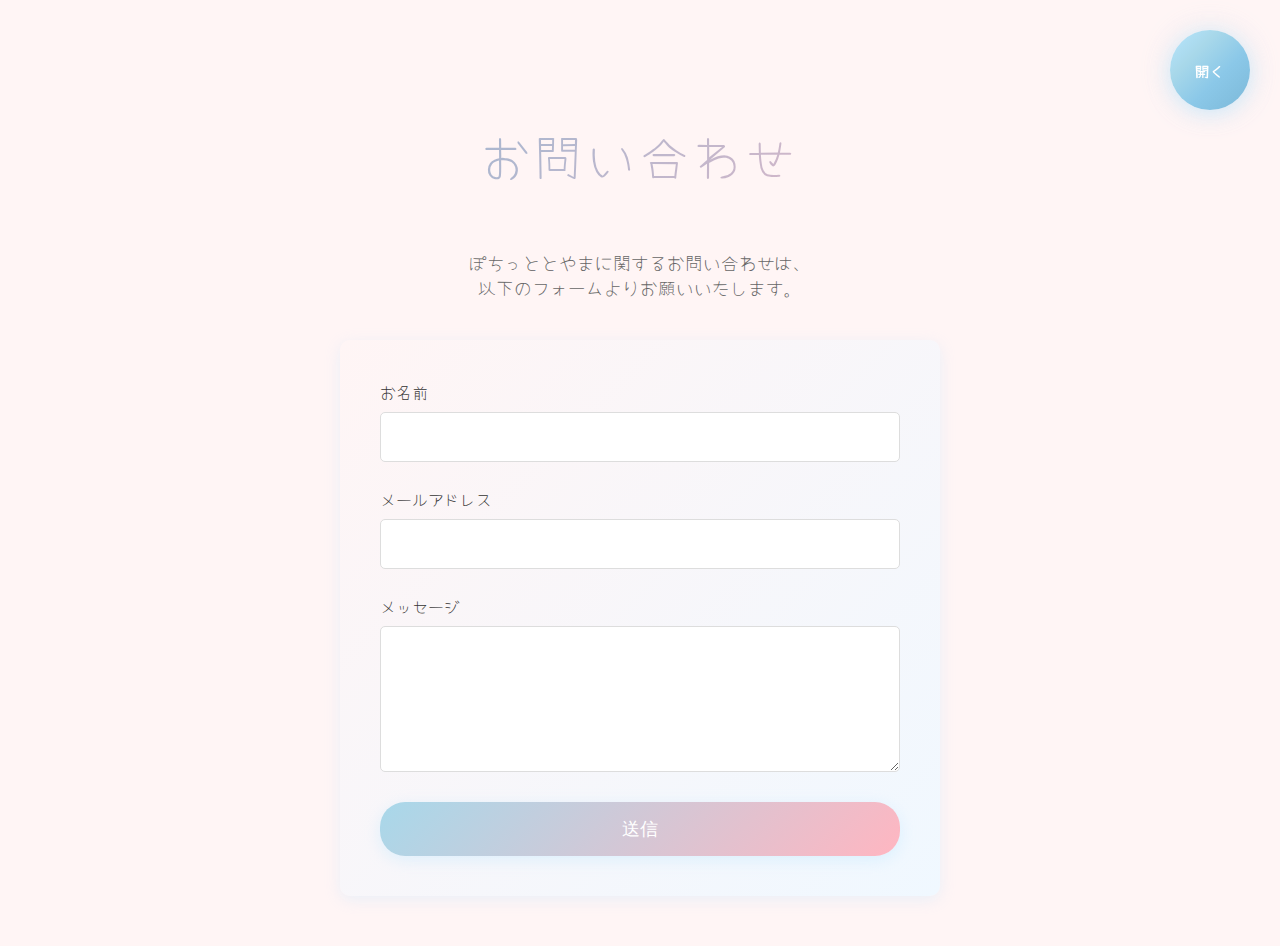
<file: contact.html>
<!DOCTYPE html>
<html lang="ja">
  <head>
    <meta charset="UTF-8" />
    <meta name="viewport" content="width=device-width, initial-scale=1.0" />
    <title>ぽちっととやま</title>
    <link rel="icon" type="image/png" href="images/favicon.png" />
    <link rel="shortcut icon" type="image/png" href="images/favicon.png" />
    <link rel="apple-touch-icon" href="images/favicon.png" />
    <link rel="preconnect" href="https://fonts.googleapis.com" />
    <link rel="preconnect" href="https://fonts.gstatic.com" crossorigin />
    <link
      href="https://fonts.googleapis.com/css2?family=Yomogi&display=swap"
      rel="stylesheet"
    />
    <link rel="stylesheet" href="style.css" />
  </head>
  <body>
    <!-- ハンバーガーメニュー -->
    <div class="hamburger-menu" id="hamburgerMenu">
      <div class="hamburger-icon" id="hamburgerIcon">
        <span class="open-text">開く</span>
        <span class="close-text">閉じる</span>
      </div>
      <nav class="menu-overlay" id="menuOverlay">
        <ul class="menu-list">
          <li><a href="index.html">トップ</a></li>
          <li><a href="map.html">とやまっぷ</a></li>
          <li><a href="gallery.html">フォトギャラリー</a></li>
          <li><a href="contact.html">お問い合わせ</a></li>
        </ul>
      </nav>
    </div>

    <!-- コンタクトコンテナ -->
    <div class="contact-container">
      <h1 class="page-title">お問い合わせ</h1>
      <div class="contact-content">
        <p>
          ぽちっととやまに関するお問い合わせは、<br />以下のフォームよりお願いいたします。
        </p>
        <form class="contact-form">
          <div class="form-group">
            <label for="name">お名前</label>
            <input type="text" id="name" name="name" required />
          </div>
          <div class="form-group">
            <label for="email">メールアドレス</label>
            <input type="email" id="email" name="email" required />
          </div>
          <div class="form-group">
            <label for="message">メッセージ</label>
            <textarea id="message" name="message" rows="5" required></textarea>
          </div>
          <button type="submit" class="submit-button">送信</button>
        </form>
      </div>
    </div>

    <script src="main.js"></script>
  </body>
</html>
</file>
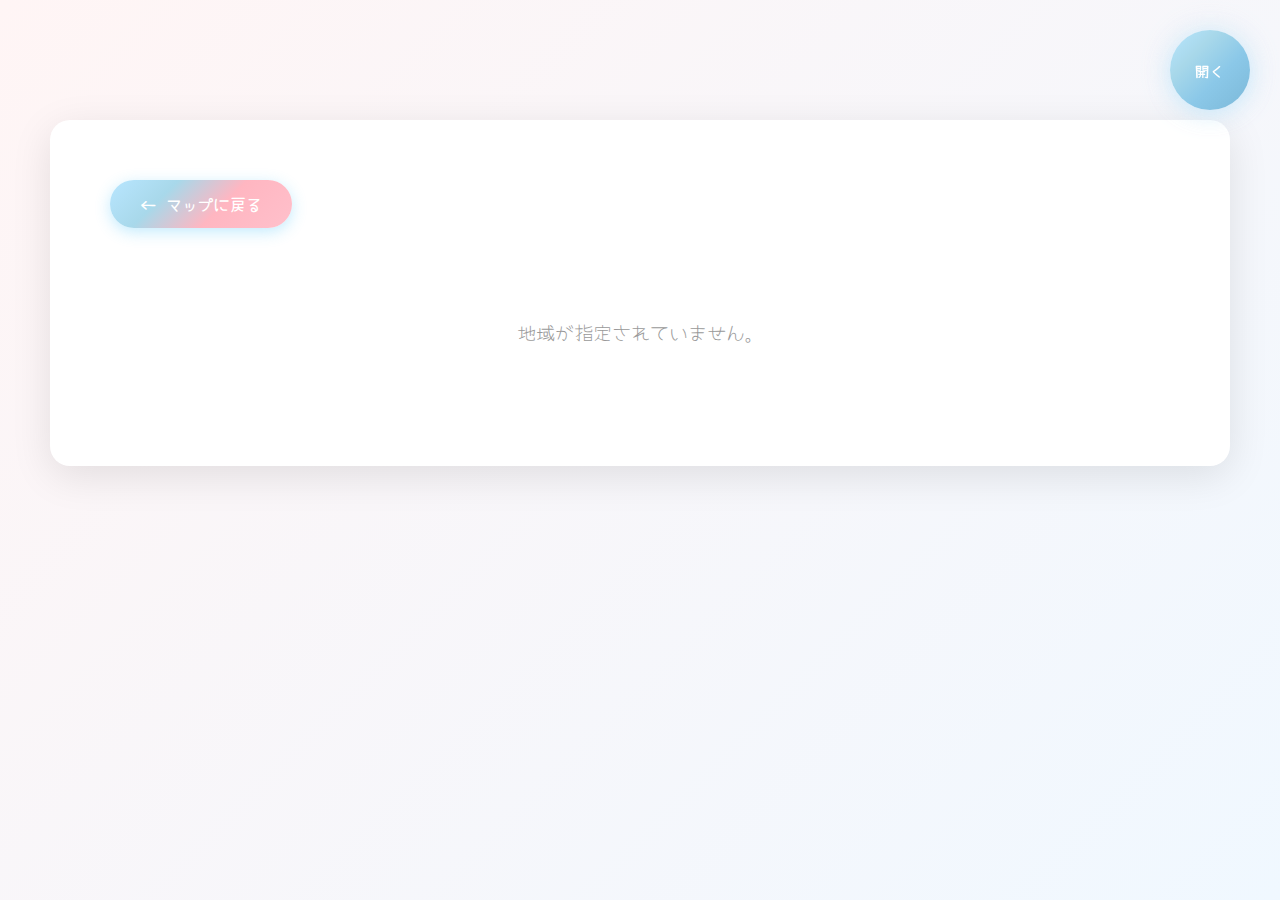
<file: region-detail.html>
<!DOCTYPE html>
<html lang="ja">
  <head>
    <meta charset="UTF-8" />
    <meta name="viewport" content="width=device-width, initial-scale=1.0" />
    <title>ぽちっととやま</title>
    <link rel="icon" type="image/png" href="images/favicon.png" />
    <link rel="shortcut icon" type="image/png" href="images/favicon.png" />
    <link rel="apple-touch-icon" href="images/favicon.png" />
    <link rel="preconnect" href="https://fonts.googleapis.com" />
    <link rel="preconnect" href="https://fonts.gstatic.com" crossorigin />
    <link
      href="https://fonts.googleapis.com/css2?family=Yomogi&display=swap"
      rel="stylesheet"
    />
    <link rel="stylesheet" href="style.css" />
    <style>
      .region-detail-container {
        width: 100%;
        min-height: 100vh;
        padding: 120px 50px 50px;
        background: linear-gradient(135deg, #fff5f5 0%, #f0f8ff 100%);
      }

      .region-detail-content {
        max-width: 1200px;
        margin: 0 auto;
        background: white;
        border-radius: 20px;
        padding: 60px;
        box-shadow: 0 10px 40px rgba(0, 0, 0, 0.1);
      }

      .region-header {
        text-align: center;
        margin-bottom: 50px;
        padding-bottom: 30px;
        border-bottom: 3px solid #e0e0e0;
      }

      .region-header h1 {
        font-size: 3.5rem;
        font-weight: 700;
        background: linear-gradient(
          135deg,
          #b8e6ff 0%,
          #a8d8ea 30%,
          #ffb6c1 60%,
          #ffc0cb 100%
        );
        -webkit-background-clip: text;
        -webkit-text-fill-color: transparent;
        background-clip: text;
        margin-bottom: 20px;
        letter-spacing: 0.1em;
      }

      .region-header p {
        font-size: 1.2rem;
        color: #666;
        line-height: 1.8;
        max-width: 800px;
        margin: 0 auto;
      }

      .attractions-section {
        margin-top: 40px;
      }

      .attractions-section h2 {
        font-size: 2rem;
        color: #333;
        margin-bottom: 30px;
        padding-bottom: 15px;
        border-bottom: 2px solid #e0e0e0;
      }

      .attractions-grid {
        display: grid;
        grid-template-columns: repeat(3, 1fr);
        gap: 30px;
        margin-top: 30px;
      }

      .attraction-card {
        background: white;
        border-radius: 15px;
        padding: 0;
        box-shadow: 0 4px 15px rgba(0, 0, 0, 0.1);
        transition: all 0.3s ease;
        border: 2px solid transparent;
        overflow: hidden;
      }

      .attraction-card:hover {
        transform: translateY(-5px);
        box-shadow: 0 8px 25px rgba(184, 230, 255, 0.4);
        border-color: #ffb6c1;
      }

      .attraction-image-wrapper {
        position: relative;
        width: 100%;
        height: 250px;
        overflow: hidden;
      }

      .attraction-image {
        width: 100%;
        height: 250px;
        object-fit: cover;
        display: block;
      }

      /* お気に入りマーク */
      .attraction-favorite-star {
        position: absolute;
        top: 15px;
        right: 15px;
        font-size: 2rem;
        color: rgba(255, 255, 255, 0.8);
        cursor: pointer;
        z-index: 10;
        transition: all 0.3s ease;
        text-shadow: 0 2px 5px rgba(0, 0, 0, 0.5);
      }

      .attraction-favorite-star:hover {
        transform: scale(1.2);
      }

      .attraction-favorite-star.active {
        color: #ffd700;
        text-shadow: 0 0 10px rgba(255, 215, 0, 0.8);
      }

      .attraction-content {
        padding: 25px;
      }

      .attraction-card h3 {
        font-size: 1.5rem;
        color: #333;
        margin-bottom: 15px;
        font-weight: 600;
      }

      .attraction-card p {
        color: #666;
        line-height: 1.8;
        font-size: 1rem;
        margin-bottom: 20px;
      }

      .map-container-wrapper {
        margin-top: 15px;
      }

      .attraction-map {
        width: 100%;
        height: 200px;
        border: none;
        border-radius: 10px;
        margin-bottom: 10px;
      }

      .map-link {
        display: inline-block;
        color: #ffb6c1;
        text-decoration: none;
        font-size: 0.9rem;
        font-weight: 500;
        transition: color 0.3s ease;
      }

      .map-link:hover {
        color: #a8d8ea;
        text-decoration: underline;
      }

      .back-button {
        display: inline-block;
        margin-bottom: 30px;
        padding: 12px 30px;
        background: linear-gradient(
          135deg,
          #b8e6ff 0%,
          #a8d8ea 30%,
          #ffb6c1 60%,
          #ffc0cb 100%
        );
        color: white;
        text-decoration: none;
        border-radius: 25px;
        font-size: 1rem;
        font-weight: 600;
        transition: all 0.3s ease;
        box-shadow: 0 4px 15px rgba(56, 189, 248, 0.3);
      }

      .back-button:hover {
        transform: translateY(-2px);
        box-shadow: 0 6px 20px rgba(56, 189, 248, 0.4);
      }

      .no-data {
        text-align: center;
        padding: 60px 20px;
        color: #999;
        font-size: 1.2rem;
      }

      /* 単一観光地の詳細表示 */
      .attraction-detail-section {
        display: grid;
        grid-template-columns: 1fr 1fr;
        gap: 40px;
        margin-top: 40px;
      }

      .attraction-detail-image {
        width: 100%;
        position: relative;
      }

      .attraction-detail-image img {
        width: 100%;
        height: auto;
        border-radius: 15px;
        box-shadow: 0 8px 25px rgba(0, 0, 0, 0.15);
        object-fit: cover;
      }

      /* 詳細ページのお気に入りマーク */
      .detail-favorite-star {
        position: absolute;
        top: 20px;
        right: 20px;
        font-size: 2.5rem;
        color: rgba(255, 255, 255, 0.8);
        cursor: pointer;
        z-index: 10;
        transition: all 0.3s ease;
        text-shadow: 0 2px 5px rgba(0, 0, 0, 0.5);
      }

      .detail-favorite-star:hover {
        transform: scale(1.2);
      }

      .detail-favorite-star.active {
        color: #ffd700;
        text-shadow: 0 0 10px rgba(255, 215, 0, 0.8);
      }

      .attraction-detail-content {
        display: flex;
        flex-direction: column;
        gap: 20px;
      }

      .attraction-detail-content h2 {
        font-size: 2rem;
        color: #333;
        margin-bottom: 15px;
        padding-bottom: 15px;
        border-bottom: 2px solid #e0e0e0;
      }

      .attraction-detail-content p {
        font-size: 1.1rem;
        color: #666;
        line-height: 1.8;
      }

      .attraction-detail-content .map-container-wrapper {
        margin-top: 20px;
      }

      .attraction-detail-content .attraction-map {
        height: 300px;
      }

      @media (max-width: 1024px) {
        .attraction-detail-section {
          grid-template-columns: 1fr;
          gap: 30px;
        }
      }

      @media (max-width: 1024px) {
        .attractions-grid {
          grid-template-columns: repeat(2, 1fr);
          gap: 20px;
        }
      }

      @media (max-width: 768px) {
        .region-detail-container {
          padding: 100px 20px 30px;
        }

        .region-detail-content {
          padding: 40px 20px;
        }

        .region-header h1 {
          font-size: 2.5rem;
        }

        .region-header p {
          font-size: 1rem;
        }

        .attractions-grid {
          grid-template-columns: 1fr;
          gap: 20px;
        }

        .attractions-section h2 {
          font-size: 1.5rem;
        }
      }
    </style>
  </head>
  <body>
    <!-- ハンバーガーメニュー -->
    <div class="hamburger-menu" id="hamburgerMenu">
      <div class="hamburger-icon" id="hamburgerIcon">
        <span class="open-text">開く</span>
        <span class="close-text">閉じる</span>
      </div>
      <nav class="menu-overlay" id="menuOverlay">
        <ul class="menu-list">
          <li><a href="index.html">トップ</a></li>
          <li><a href="map.html">とやまっぷ</a></li>
          <li><a href="gallery.html">フォトギャラリー</a></li>
          <li><a href="contact.html">お問い合わせ</a></li>
        </ul>
      </nav>
    </div>

    <!-- 地域詳細コンテナ -->
    <div class="region-detail-container">
      <div class="region-detail-content">
        <a href="#" id="backButton" class="back-button">← マップに戻る</a>
        <div id="regionContent">
          <div class="no-data">読み込み中...</div>
        </div>
      </div>
    </div>

    <script src="map.js"></script>
    <script>
      // URLパラメータから地域名と観光地名を取得
      const urlParams = new URLSearchParams(window.location.search);
      const regionName = urlParams.get("region");
      const attractionName = urlParams.get("attraction");

      // マップ埋め込みHTMLを生成する関数
      function generateMapEmbed(attraction) {
        let mapEmbed = "";

        if (attraction.mapEmbedUrl) {
          let mapLinkUrl = "";

          if (attraction.mapLinkUrl) {
            mapLinkUrl = attraction.mapLinkUrl;
          } else if (attraction.mapLat && attraction.mapLng) {
            mapLinkUrl = `https://www.google.com/maps?q=${attraction.mapLat},${attraction.mapLng}&hl=ja`;
          } else {
            mapLinkUrl = attraction.mapEmbedUrl
              .replace("/embed?", "?")
              .replace("&output=embed", "");
          }

          mapEmbed = `
            <div class="map-container-wrapper">
              <iframe 
                class="attraction-map" 
                src="${attraction.mapEmbedUrl}" 
                allowfullscreen 
                loading="lazy" 
                referrerpolicy="no-referrer-when-downgrade">
              </iframe>
              <a href="${mapLinkUrl}" target="_blank" class="map-link">Googleマップで開く</a>
            </div>
          `;
        } else if (attraction.mapLat && attraction.mapLng) {
          const mapUrl = `https://www.google.com/maps?q=${attraction.mapLat},${attraction.mapLng}&hl=ja&z=15&output=embed`;
          mapEmbed = `
            <div class="map-container-wrapper">
              <iframe 
                class="attraction-map" 
                src="${mapUrl}" 
                allowfullscreen 
                loading="lazy" 
                referrerpolicy="no-referrer-when-downgrade">
              </iframe>
              <a href="https://www.google.com/maps?q=${attraction.mapLat},${attraction.mapLng}&hl=ja" target="_blank" class="map-link">Googleマップで開く</a>
            </div>
          `;
        }

        return mapEmbed;
      }

      // 地域データを読み込んで表示
      function loadRegionDetail() {
        // map.jsが読み込まれるまで待つ
        if (typeof window.toyamaRegions === "undefined") {
          setTimeout(loadRegionDetail, 100);
          return;
        }

        const regionContent = document.getElementById("regionContent");

        if (!regionName) {
          regionContent.innerHTML =
            '<div class="no-data">地域が指定されていません。</div>';
          return;
        }

        // 該当地域を検索
        const region = window.toyamaRegions.find((r) => r.name === regionName);

        if (!region) {
          regionContent.innerHTML =
            '<div class="no-data">地域情報が見つかりませんでした。</div>';
          return;
        }

        // 観光地名が指定されている場合、その観光地の詳細のみを表示
        if (attractionName) {
          const attraction = region.attractions?.find(
            (a) => a.name === attractionName
          );

          if (!attraction) {
            regionContent.innerHTML =
              '<div class="no-data">観光地情報が見つかりませんでした。</div>';
            return;
          }

          const imageSrc = attraction.image || "images/mainvisual01.png";
          const mapEmbed = generateMapEmbed(attraction);
          const isFavorite =
            window.favoriteUtils &&
            window.favoriteUtils.isFavorite(attraction.name);
          const favoriteClass = isFavorite ? "active" : "";

          // 単一観光地の詳細表示
          let html = `
            <div class="region-header">
              <h1>${attraction.name}</h1>
              <p style="font-size: 1rem; color: #888;">${region.name}</p>
            </div>
            <div class="attraction-detail-section">
              <div class="attraction-detail-image">
                <img src="${imageSrc}" alt="${
            attraction.name
          }" onerror="this.src='images/mainvisual01.png'">
                <span class="detail-favorite-star ${favoriteClass}" data-attraction-name="${
            attraction.name
          }">★</span>
              </div>
              <div class="attraction-detail-content">
                <h2>詳細情報</h2>
                <p>${
                  attraction.description ||
                  `${attraction.name}は、${region.name}を代表する観光スポットです。ぜひお立ち寄りください。`
                }</p>
                ${mapEmbed}
              </div>
            </div>
          `;

          regionContent.innerHTML = html;

          // お気に入りマークのクリックイベントを設定
          const detailFavoriteStar = regionContent.querySelector(
            ".detail-favorite-star"
          );
          if (detailFavoriteStar) {
            detailFavoriteStar.addEventListener("click", function (e) {
              e.stopPropagation();
              const attractionName = this.dataset.attractionName;
              if (window.favoriteUtils) {
                if (window.favoriteUtils.isFavorite(attractionName)) {
                  window.favoriteUtils.removeFavorite(attractionName);
                  this.classList.remove("active");
                } else {
                  window.favoriteUtils.addFavorite(attractionName);
                  this.classList.add("active");
                }
              }
            });
          }

          return;
        }

        // 地域情報を表示（すべての観光地を表示）
        let html = `
          <div class="region-header">
            <h1>${region.name}</h1>
            <p>${region.description}</p>
          </div>
        `;

        // 観光地情報を表示
        if (region.attractions && region.attractions.length > 0) {
          html += `
            <div class="attractions-section">
              <h2>主な観光地</h2>
              <div class="attractions-grid">
          `;

          region.attractions.forEach((attraction) => {
            const imageSrc = attraction.image || "images/mainvisual01.png";
            const mapEmbed = generateMapEmbed(attraction);
            const isFavorite =
              window.favoriteUtils &&
              window.favoriteUtils.isFavorite(attraction.name);
            const favoriteClass = isFavorite ? "active" : "";

            html += `
              <div class="attraction-card">
                <div class="attraction-image-wrapper">
                  <img src="${imageSrc}" alt="${
              attraction.name
            }" class="attraction-image" onerror="this.src='images/mainvisual01.png'">
                  <span class="attraction-favorite-star ${favoriteClass}" data-attraction-name="${
              attraction.name
            }">★</span>
                </div>
                <div class="attraction-content">
                  <h3>${attraction.name}</h3>
                  <p>${
                    attraction.description ||
                    `${attraction.name}は、${region.name}を代表する観光スポットです。ぜひお立ち寄りください。`
                  }</p>
                  ${mapEmbed}
                </div>
              </div>
            `;
          });

          html += `
              </div>
            </div>
          `;
        } else {
          html += '<div class="no-data">観光地情報がありません。</div>';
        }

        regionContent.innerHTML = html;

        // お気に入りマークのクリックイベントを設定
        const favoriteStars = regionContent.querySelectorAll(
          ".attraction-favorite-star"
        );
        favoriteStars.forEach((star) => {
          star.addEventListener("click", function (e) {
            e.stopPropagation();
            const attractionName = this.dataset.attractionName;
            if (window.favoriteUtils) {
              if (window.favoriteUtils.isFavorite(attractionName)) {
                window.favoriteUtils.removeFavorite(attractionName);
                this.classList.remove("active");
              } else {
                window.favoriteUtils.addFavorite(attractionName);
                this.classList.add("active");
              }
            }
          });
        });
      }

      // 戻るボタンの設定
      function setupBackButton() {
        const backButton = document.getElementById("backButton");
        if (backButton) {
          if (attractionName) {
            // 観光地名が指定されている場合（ギャラリーから来た場合）
            backButton.textContent = "← ギャラリーに戻る";
            backButton.href = "gallery.html";
          } else {
            // 観光地名が指定されていない場合（マップから来た場合）
            backButton.textContent = "← マップに戻る";
            backButton.href = "map.html";
          }
        }
      }

      // ページ読み込み時に実行
      document.addEventListener("DOMContentLoaded", function () {
        setupBackButton();
        loadRegionDetail();
      });

      // お気に入り変更時のイベントリスナー
      window.addEventListener("favoritesChanged", function () {
        loadRegionDetail();
      });
    </script>
    <script src="main.js"></script>
  </body>
</html>
</file>
<file: style.css>
* {
  margin: 0;
  padding: 0;
  box-sizing: border-box;
}

@import url('https://fonts.googleapis.com/css2?family=Yomogi&display=swap');

body {
  font-family: "Yomogi", "Hiragino Kaku Gothic ProN",
    "Hiragino Sans", Meiryo, cursive, sans-serif;
  overflow-x: hidden;
  background-color: #FFF5F5;
}

/* ハンバーガーメニュー */
.hamburger-menu {
  position: fixed;
  top: 30px;
  right: 30px;
  z-index: 1000;
}

.hamburger-icon {
  width: 80px;
  height: 80px;
  cursor: pointer;
  display: flex;
  align-items: center;
  justify-content: center;
  background: linear-gradient(135deg, #B8E6FF 0%, #A8D8EA 30%, #8BC8E8 60%, #7BB8D8 100%);
  border-radius: 50%;
  box-shadow: 0 4px 20px rgba(184, 230, 255, 0.5), 0 0 30px rgba(168, 216, 234, 0.3);
  transition: all 0.4s cubic-bezier(0.68, -0.55, 0.265, 1.55);
  position: relative;
  z-index: 1001;
}

.hamburger-icon:hover {
  transform: scale(1.1);
  box-shadow: 0 6px 25px rgba(184, 230, 255, 0.6), 0 0 40px rgba(168, 216, 234, 0.4);
  background: linear-gradient(135deg, #C8F0FF 0%, #B8E6FF 30%, #A8D8EA 60%, #8BC8E8 100%);
}

.hamburger-icon .open-text {
  color: #fff;
  font-size: 0.9rem;
  font-weight: 600;
  letter-spacing: 0.1em;
  transition: all 0.3s ease;
  position: absolute;
}

.hamburger-icon .close-text {
  color: #7BB8D8;
  font-size: 0.9rem;
  font-weight: 600;
  letter-spacing: 0.1em;
  transition: all 0.3s ease;
  position: absolute;
  opacity: 0;
  transform: scale(0);
}

.hamburger-icon.active {
  transform: scale(0.9);
  background: linear-gradient(135deg, #FFFFFF 0%, #F0F8FF 100%);
  box-shadow: 0 4px 20px rgba(184, 230, 255, 0.4), 0 0 30px rgba(255, 182, 193, 0.3);
}

.hamburger-icon.active .open-text {
  opacity: 0;
  transform: scale(0);
}

.hamburger-icon.active .close-text {
  opacity: 1;
  transform: scale(1);
}

.menu-overlay {
  position: fixed;
  top: 0;
  left: 0;
  width: 100%;
  height: 100vh;
  background: linear-gradient(135deg, #FFF5F5 0%, #F0F8FF 50%, #FFF0F5 100%);
  display: flex;
  align-items: center;
  justify-content: center;
  z-index: 999;
  clip-path: circle(0% at calc(100% - 80px) 80px);
  transition: clip-path 0.6s cubic-bezier(0.68, -0.55, 0.265, 1.55);
  opacity: 0;
  pointer-events: none;
}

.menu-overlay.active {
  clip-path: circle(150% at calc(100% - 80px) 80px);
  opacity: 1;
  pointer-events: auto;
}

.menu-list {
  list-style: none;
  text-align: center;
}

.menu-list li {
  margin: 30px 0;
  opacity: 0;
  transform: translateY(20px);
  transition: all 0.4s ease;
}

.menu-overlay.active .menu-list li {
  opacity: 1;
  transform: translateY(0);
}

.menu-overlay.active .menu-list li:nth-child(1) {
  transition-delay: 0.1s;
}

.menu-overlay.active .menu-list li:nth-child(2) {
  transition-delay: 0.2s;
}

.menu-overlay.active .menu-list li:nth-child(3) {
  transition-delay: 0.3s;
}

.menu-overlay.active .menu-list li:nth-child(4) {
  transition-delay: 0.4s;
}

.menu-list a {
  color: #7BB8D8;
  text-decoration: none;
  font-size: 2rem;
  font-weight: 300;
  letter-spacing: 0.1em;
  transition: color 0.3s ease;
  display: inline-block;
}

.menu-list a:hover {
  color: #FFB6C1;
  transform: scale(1.1);
}

/* トップページ */
.main-visual {
  width: 100%;
  height: 100vh;
  display: flex;
  align-items: flex-end;
  justify-content: center;
  position: relative;
  padding-bottom: 20%;
  overflow: hidden;
}

.main-video {
  position: absolute;
  top: 0;
  left: 0;
  width: 100%;
  height: 100%;
  object-fit: cover;
  opacity: 0;
  transition: opacity 5s cubic-bezier(0.25, 0.46, 0.45, 0.94);
}

.main-video.active {
  opacity: 1;
}

.hero-content {
  text-align: center;
  z-index: 10;
  position: relative;
  margin-top: auto;
  padding-bottom: 5%;
}

.hero-title {
  font-size: 8.5rem;
  font-weight: 900;
  color: #ffffff;
  filter: drop-shadow(2px 2px 15px rgba(184, 230, 255, 0.6)) drop-shadow(0 0 20px rgba(255, 182, 193, 0.4));
  letter-spacing: 0.03em;
  margin-bottom: 60px;
  line-height: 1.2;
}

.enter-button {
  display: inline-block;
  padding: 20px 60px;
  background: linear-gradient(135deg, #B8E6FF 0%, #A8D8EA 30%, #FFB6C1 60%, #FFC0CB 100%);
  color: #fff;
  text-decoration: none;
  font-size: 1.8rem;
  font-weight: 600;
  border-radius: 40px;
  transition: all 0.3s ease;
  letter-spacing: 0.05em;
  box-shadow: 0 6px 25px rgba(184, 230, 255, 0.5), 0 0 30px rgba(255, 182, 193, 0.4);
}

.enter-button:hover {
  background: linear-gradient(135deg, #C8F0FF 0%, #B8E6FF 30%, #FFC0CB 60%, #FFD1DC 100%);
  transform: translateY(-2px);
  box-shadow: 0 8px 30px rgba(184, 230, 255, 0.6), 0 0 40px rgba(255, 182, 193, 0.5);
}

/* マップページ */
.map-container {
  width: 100%;
  min-height: 100vh;
  padding: 100px 50px 50px;
  position: relative;
}

.map-controls {
  position: fixed;
  top: 80px;
  left: 30px;
  z-index: 1000;
  display: flex;
  flex-direction: column;
  gap: 15px;
}

.add-pin-btn,
.view-mode-btn {
  padding: 12px 24px;
  background: linear-gradient(135deg, #A8D8EA 0%, #8BC8E8 100%);
  color: #fff;
  border: none;
  border-radius: 25px;
  font-size: 1rem;
  font-weight: 500;
  cursor: pointer;
  transition: all 0.3s ease;
  box-shadow: 0 4px 15px rgba(168, 216, 234, 0.4);
}

.add-pin-btn:hover,
.view-mode-btn:hover {
  background: linear-gradient(135deg, #B8E6FF 0%, #A8D8EA 100%);
  transform: translateY(-2px);
  box-shadow: 0 6px 20px rgba(184, 230, 255, 0.5);
}

.add-pin-btn.active {
  animation: pulse 1.5s infinite;
}

@keyframes pulse {
  0%,
  100% {
    transform: scale(1);
  }
  50% {
    transform: scale(1.05);
  }
}

.map-wrapper {
  width: 100%;
  max-width: 1400px;
  margin: 0 auto;
  position: relative;
}

.map-area {
  width: 100%;
  height: 80vh;
  border-radius: 20px;
  position: relative;
  overflow: hidden;
  box-shadow: 0 10px 40px rgba(184, 230, 255, 0.3);
  z-index: 1;
  background-color: #F0F8FF;
}

#toyamaMapImage {
  display: block;
  width: 100%;
  height: 100%;
  object-fit: contain;
  background-color: #fff;
}

.pins-container {
  position: absolute;
  top: 0;
  left: 0;
  width: 100%;
  height: 100%;
  pointer-events: none;
}

.pins-container.add-pin-mode {
  pointer-events: auto;
}

.pin-marker {
  position: absolute;
  cursor: pointer;
  transition: transform 0.3s ease;
  pointer-events: auto;
}

.pin-marker:hover {
  transform: translate(-50%, -50%) scale(1.2);
  z-index: 20;
}

.pin-marker img {
  display: block;
  width: 60px;
  height: 60px;
  border-radius: 50%;
  border: 3px solid #fff;
  box-shadow: 0 4px 15px rgba(184, 230, 255, 0.5);
  object-fit: cover;
  transition: box-shadow 0.3s ease;
}

.pin-marker:hover img {
  box-shadow: 0 6px 25px rgba(255, 182, 193, 0.6);
}

.pin-label {
  position: absolute;
  top: 70px;
  left: 50%;
  transform: translateX(-50%);
  background: linear-gradient(135deg, rgba(255, 255, 255, 0.95) 0%, rgba(248, 248, 255, 0.95) 100%);
  padding: 5px 15px;
  border-radius: 20px;
  font-size: 0.9rem;
  white-space: nowrap;
  opacity: 0;
  transition: opacity 0.3s ease;
  pointer-events: none;
  box-shadow: 0 2px 10px rgba(184, 230, 255, 0.4);
  z-index: 15;
}

/* 画像ピン */
.pin {
  position: absolute;
  cursor: pointer;
  transition: all 0.3s ease;
  z-index: 10;
}

.pin img {
  width: 80px;
  height: 80px;
  object-fit: cover;
  border-radius: 50%;
  border: 3px solid #fff;
  box-shadow: 0 4px 15px rgba(184, 230, 255, 0.5);
  transition: all 0.3s ease;
}

.pin:hover img {
  transform: scale(1.2);
  box-shadow: 0 6px 25px rgba(255, 182, 193, 0.6);
}

.pin-label {
  position: absolute;
  top: 90px;
  left: 50%;
  transform: translateX(-50%);
  background: linear-gradient(135deg, rgba(255, 255, 255, 0.95) 0%, rgba(248, 248, 255, 0.95) 100%);
  padding: 5px 15px;
  border-radius: 20px;
  font-size: 0.9rem;
  white-space: nowrap;
  opacity: 0;
  transition: opacity 0.3s ease;
  pointer-events: none;
  box-shadow: 0 2px 10px rgba(184, 230, 255, 0.4);
}

.pin:hover .pin-label {
  opacity: 1;
}

/* 詳細パネル */
.detail-panel {
  position: fixed;
  top: 0;
  right: -500px;
  width: 500px;
  height: 100vh;
  background: linear-gradient(135deg, #FFF5F5 0%, #F0F8FF 100%);
  box-shadow: -5px 0 30px rgba(184, 230, 255, 0.4);
  transition: right 0.4s ease;
  z-index: 1000;
  overflow-y: auto;
}

.detail-panel.active {
  right: 0;
}

.close-button {
  position: absolute;
  top: 20px;
  right: 20px;
  background: none;
  border: none;
  font-size: 2.5rem;
  color: #333;
  cursor: pointer;
  width: 40px;
  height: 40px;
  display: flex;
  align-items: center;
  justify-content: center;
  transition: color 0.3s ease;
}

.close-button:hover {
  color: #FFB6C1;
}

.detail-content {
  padding: 60px 40px 40px;
}

.detail-content h2 {
  font-size: 2rem;
  margin-bottom: 20px;
  color: #333;
}

.detail-content img {
  width: 100%;
  height: 300px;
  object-fit: cover;
  border-radius: 10px;
  margin-bottom: 20px;
}

.detail-content p {
  font-size: 1rem;
  line-height: 1.8;
  color: #666;
}

.detail-actions {
  margin-top: 30px;
  display: flex;
  gap: 15px;
}

.edit-button,
.delete-button {
  flex: 1;
  padding: 12px;
  border: none;
  border-radius: 5px;
  font-size: 1rem;
  font-weight: 500;
  cursor: pointer;
  transition: all 0.3s ease;
}

.edit-button {
  background: linear-gradient(135deg, #A8D8EA 0%, #8BC8E8 100%);
  color: #fff;
}

.edit-button:hover {
  background: linear-gradient(135deg, #B8E6FF 0%, #A8D8EA 100%);
}

.delete-button {
  background-color: #e74c3c;
  color: #fff;
}

.delete-button:hover {
  background-color: #c0392b;
}

/* ピン編集フォーム */
.pin-form {
  margin-top: 20px;
}

.pin-form .form-group {
  margin-bottom: 20px;
}

.pin-form label {
  display: block;
  margin-bottom: 8px;
  color: #333;
  font-weight: 500;
}

.pin-form input[type="text"],
.pin-form textarea {
  width: 100%;
  padding: 12px;
  border: 1px solid #ddd;
  border-radius: 5px;
  font-size: 1rem;
  font-family: inherit;
  transition: border-color 0.3s ease;
  resize: vertical;
  min-height: 100px;
}

.pin-form input[type="text"]:focus,
.pin-form textarea:focus {
  outline: none;
  border-color: #FFB6C1;
  box-shadow: 0 0 10px rgba(255, 182, 193, 0.3);
}

.pin-form input[type="file"] {
  width: 100%;
  padding: 8px;
  border: 1px solid #ddd;
  border-radius: 5px;
  font-size: 0.9rem;
}

.pin-form small {
  display: block;
  margin-top: 5px;
  color: #666;
  font-size: 0.85rem;
}

.image-preview {
  margin-top: 10px;
}

.image-preview img {
  max-width: 100%;
  border-radius: 10px;
  box-shadow: 0 2px 10px rgba(0, 0, 0, 0.1);
}

.form-actions {
  display: flex;
  gap: 15px;
  margin-top: 30px;
}

.save-button,
.cancel-button {
  flex: 1;
  padding: 12px;
  border: none;
  border-radius: 5px;
  font-size: 1rem;
  font-weight: 500;
  cursor: pointer;
  transition: all 0.3s ease;
}

.save-button {
  background: linear-gradient(135deg, #A8D8EA 0%, #8BC8E8 100%);
  color: #fff;
}

.save-button:hover {
  background: linear-gradient(135deg, #B8E6FF 0%, #A8D8EA 100%);
}

.cancel-button {
  background-color: #95a5a6;
  color: #fff;
}

.cancel-button:hover {
  background-color: #7f8c8d;
}

/* ギャラリーページ */
.gallery-container {
  width: 100%;
  min-height: 100vh;
  padding: 120px 50px 50px;
}

.page-title {
  font-size: 3rem;
  text-align: center;
  margin-bottom: 60px;
  background: linear-gradient(135deg, #7BB8D8 0%, #FFB6C1 100%);
  -webkit-background-clip: text;
  -webkit-text-fill-color: transparent;
  background-clip: text;
  font-weight: 300;
  letter-spacing: 0.1em;
}

.gallery-grid {
  display: grid;
  grid-template-columns: repeat(auto-fit, minmax(300px, 1fr));
  gap: 30px;
  max-width: 1400px;
  margin: 0 auto;
}

.gallery-item {
  overflow: hidden;
  border-radius: 10px;
  box-shadow: 0 4px 15px rgba(184, 230, 255, 0.3);
  transition: transform 0.3s ease;
}

.gallery-item:hover {
  transform: translateY(-5px);
}

.gallery-item img {
  width: 100%;
  height: 300px;
  object-fit: cover;
  display: block;
  transition: transform 0.3s ease;
}

.gallery-item:hover img {
  transform: scale(1.05);
}

/* コンタクトページ */
.contact-container {
  width: 100%;
  min-height: 100vh;
  padding: 120px 50px 50px;
}

.contact-content {
  max-width: 600px;
  margin: 0 auto;
}

.contact-content > p {
  text-align: center;
  font-size: 1.1rem;
  color: #666;
  margin-bottom: 40px;
}

.contact-form {
  background: linear-gradient(135deg, #FFF5F5 0%, #F0F8FF 100%);
  padding: 40px;
  border-radius: 10px;
  box-shadow: 0 4px 15px rgba(184, 230, 255, 0.3);
}

.form-group {
  margin-bottom: 25px;
}

.form-group label {
  display: block;
  margin-bottom: 8px;
  color: #333;
  font-weight: 500;
}

.form-group input,
.form-group textarea {
  width: 100%;
  padding: 12px;
  border: 1px solid #ddd;
  border-radius: 5px;
  font-size: 1rem;
  font-family: inherit;
  transition: border-color 0.3s ease;
}

.form-group input:focus,
.form-group textarea:focus {
  outline: none;
  border-color: #FFB6C1;
  box-shadow: 0 0 10px rgba(255, 182, 193, 0.3);
}

.submit-button {
  width: 100%;
  padding: 15px;
  background: linear-gradient(135deg, #A8D8EA 0%, #FFB6C1 100%);
  color: #fff;
  border: none;
  border-radius: 25px;
  font-size: 1.1rem;
  font-weight: 500;
  cursor: pointer;
  transition: all 0.3s ease;
  box-shadow: 0 4px 15px rgba(184, 230, 255, 0.4);
}

.submit-button:hover {
  background: linear-gradient(135deg, #B8E6FF 0%, #FFC0CB 100%);
  transform: translateY(-2px);
  box-shadow: 0 6px 20px rgba(255, 182, 193, 0.5);
}

/* レスポンシブ */
@media (max-width: 768px) {
  .hamburger-menu {
    top: 20px;
    right: 20px;
  }

  .hamburger-icon {
    width: 60px;
    height: 60px;
  }

  .hamburger-icon .open-text,
  .hamburger-icon .close-text {
    font-size: 0.75rem;
  }

  .menu-overlay {
    clip-path: circle(0% at calc(100% - 60px) 60px);
  }

  .menu-overlay.active {
    clip-path: circle(150% at calc(100% - 60px) 60px);
  }

  .menu-list a {
    font-size: 1.5rem;
  }

  .hero-title {
    font-size: 5rem;
  }

  .enter-button {
    font-size: 1.4rem;
    padding: 18px 50px;
  }

  .map-container {
    padding: 100px 20px 20px;
  }

  .map-area {
    height: 60vh;
  }

  .pin img {
    width: 60px;
    height: 60px;
  }

  .detail-panel {
    width: 100%;
    right: -100%;
  }

  .detail-content {
    padding: 60px 20px 40px;
  }

  .detail-actions {
    flex-direction: column;
  }

  .form-actions {
    flex-direction: column;
  }

  .gallery-grid {
    grid-template-columns: 1fr;
  }

  .contact-form {
    padding: 30px 20px;
  }
}
</file>
